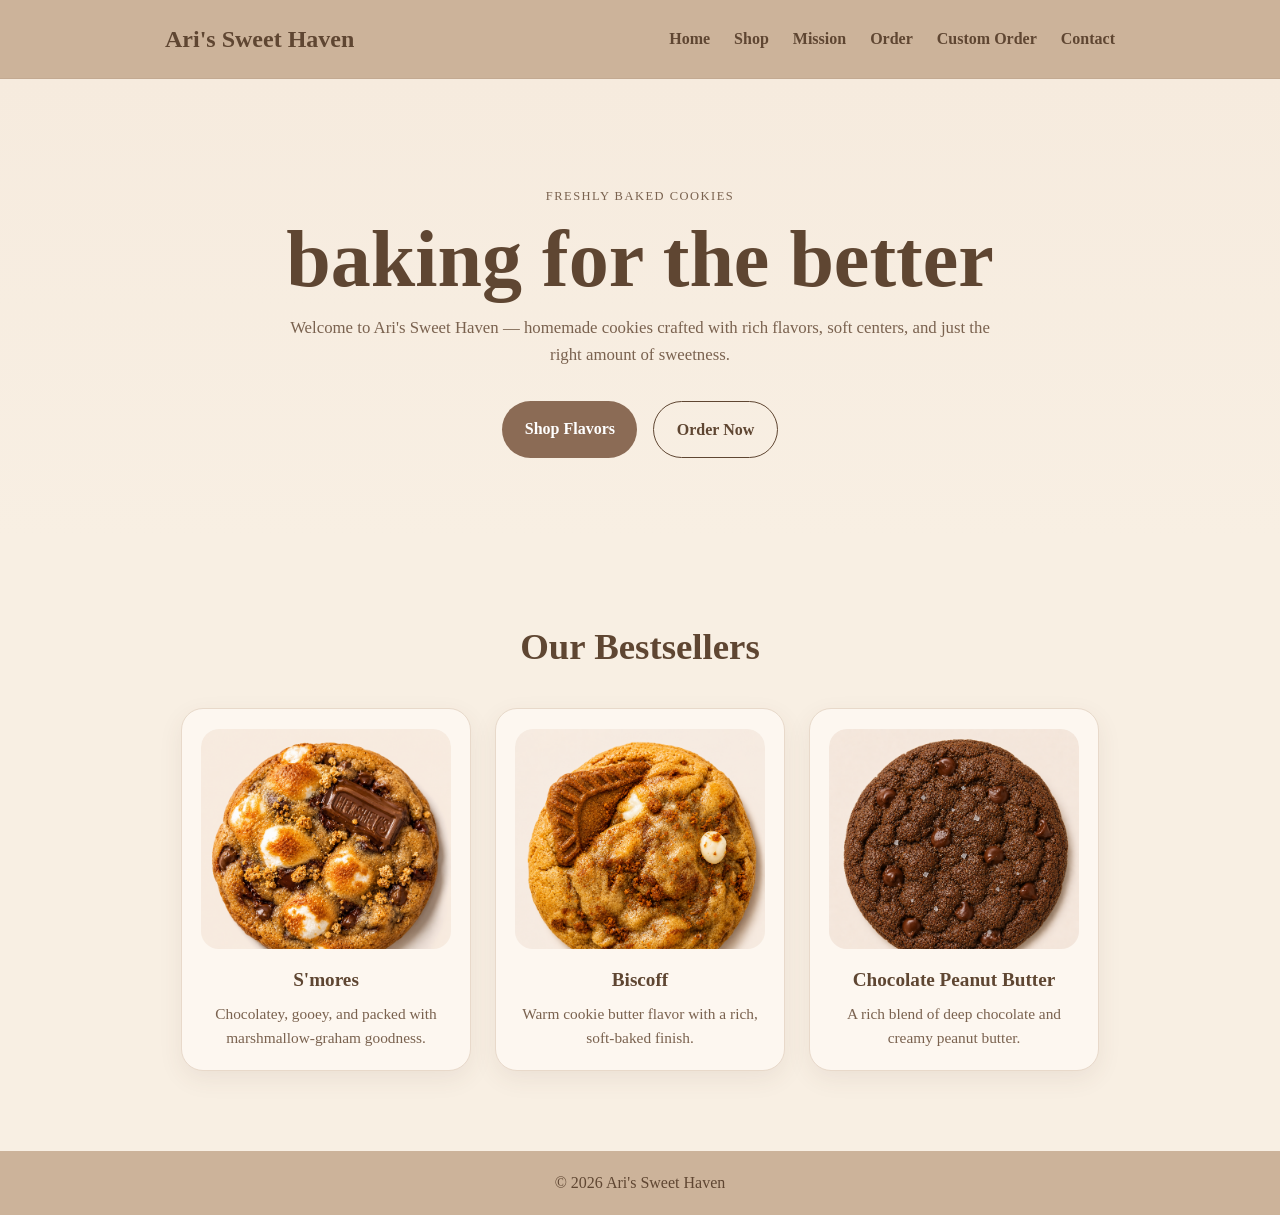
<file: index.html>
<!DOCTYPE html>
<html lang="en">
<head>
  <meta charset="UTF-8" />
  <meta name="viewport" content="width=device-width, initial-scale=1.0"/>
  <link rel="icon" type="image/png" href="apple-touch-icon.png" />
  <title>Ari's Sweet Haven</title>
  <link rel="stylesheet" href="styles.css" />
</head>
<body>

<header class="site-header">
  <div class="container nav">
    <a href="index.html" class="logo">Ari's Sweet Haven</a>

    <nav>
      <ul class="nav-links">
        <li><a href="index.html">Home</a></li>
        <li><a href="shop.html">Shop</a></li>
        <li><a href="mission.html">Mission</a></li>
        <li><a href="order.html">Order</a></li>
        <li><a href="custom-order.html">Custom Order</a></li>
        <li><a href="contact.html">Contact</a></li>
      </ul>
    </nav>
  </div>
</header>

<main>
  <section class="hero">
    <div class="container hero-content">
      <p class="eyebrow">Freshly baked cookies</p>
      <h1>baking for the better</h1>

      <p class="hero-text">
        Welcome to Ari's Sweet Haven — homemade cookies crafted with rich flavors,
        soft centers, and just the right amount of sweetness.
      </p>

      <div class="hero-buttons">
        <a href="shop.html" class="btn">Shop Flavors</a>
        <a href="order.html" class="btn btn-outline">Order Now</a>
      </div>
    </div>
  </section>

  <section class="favorites">
    <div class="container">
      <h2>Our Bestsellers</h2>

      <div class="card-grid">
        <article class="cookie-card">
          <div class="cookie-image">
            <img src="images/smores.png" alt="S'mores cookie" />
          </div>
          <h3>S'mores</h3>
          <p>Chocolatey, gooey, and packed with marshmallow-graham goodness.</p>
        </article>

        <article class="cookie-card">
          <div class="cookie-image">
            <img src="images/biscoff.png" alt="Biscoff cookie" />
          </div>
          <h3>Biscoff</h3>
          <p>Warm cookie butter flavor with a rich, soft-baked finish.</p>
        </article>

        <article class="cookie-card">
          <div class="cookie-image">
            <img src="images/chocolate-peanut-butter.png" alt="Chocolate Peanut Butter cookie" />
          </div>
          <h3>Chocolate Peanut Butter</h3>
          <p>A rich blend of deep chocolate and creamy peanut butter.</p>
        </article>
      </div>
    </div>
  </section>
</main>

<footer class="site-footer">
  <div class="container footer-content">
    <p>© 2026 Ari's Sweet Haven</p>
  </div>
</footer>

</body>
</html>
</file>
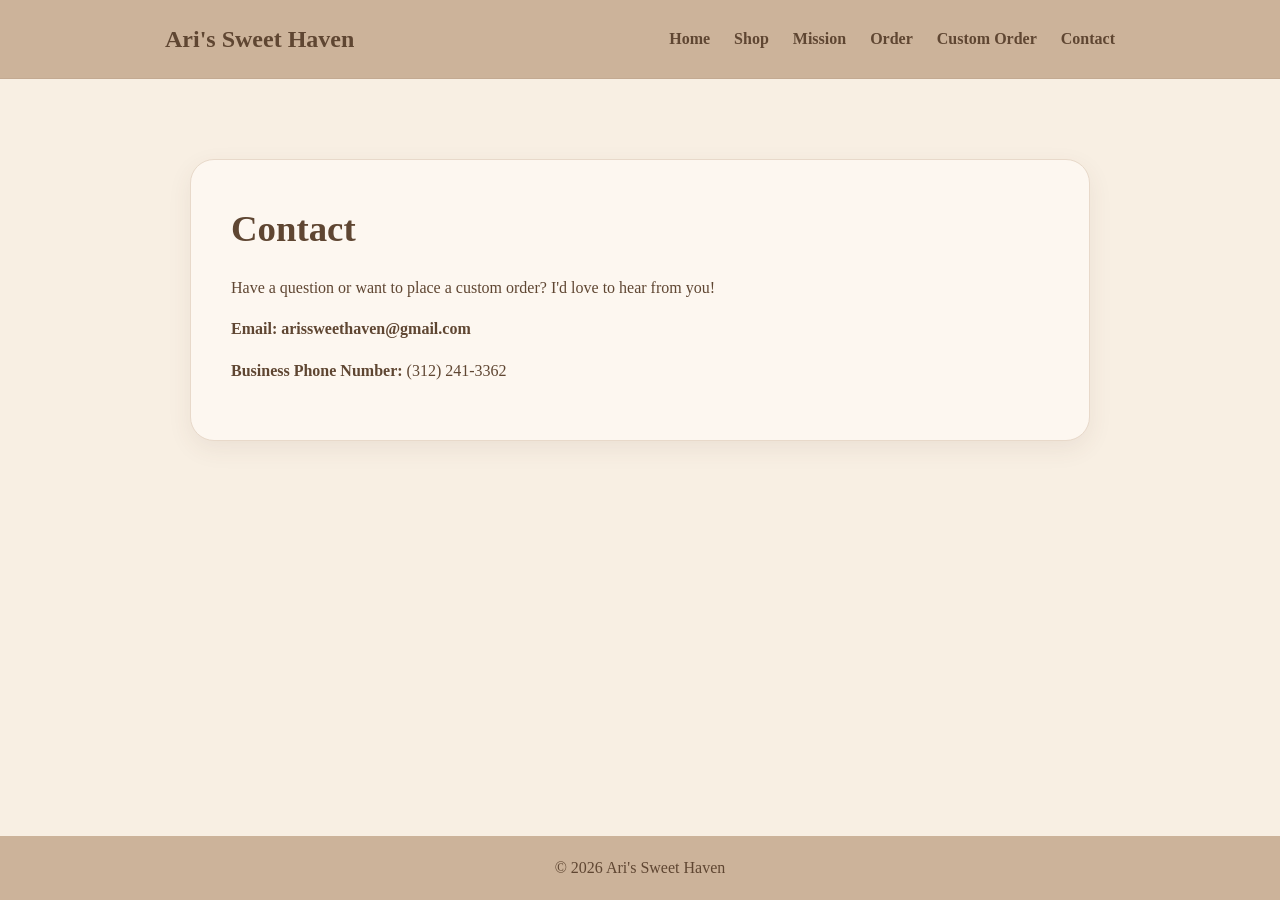
<file: contact.html>
<!DOCTYPE html>
<html lang="en">
<head>
  <meta charset="UTF-8" />
  <meta name="viewport" content="width=device-width, initial-scale=1.0"/>
  <link rel="icon" type="image/png" href="apple-touch-icon.png" />
  <title>Contact | Ari's Sweet Haven</title>
  <link rel="stylesheet" href="./styles.css?v=10" />
</head>
<body class="short-page">

<header class="site-header">
  <div class="container nav">
    <a href="index.html" class="logo">Ari's Sweet Haven</a>

    <nav>
      <ul class="nav-links">
        <li><a href="index.html">Home</a></li>
        <li><a href="shop.html">Shop</a></li>
        <li><a href="mission.html">Mission</a></li>
        <li><a href="order.html">Order</a></li>
        <li><a href="custom-order.html">Custom Order</a></li>
        <li><a href="contact.html">Contact</a></li>
      </ul>
    </nav>
  </div>
</header>

<main>
  <section class="contact">
    <div class="container">
      <div class="contact-box">
        <h2>Contact</h2>

        <p>
          Have a question or want to place a custom order? I'd love to hear from you!
        </p>

        <p>
          <strong>Email:</strong>
          <a href="mailto:arissweethaven@gmail.com">arissweethaven@gmail.com</a>
        </p>

        <p>
          <strong>Business Phone Number:</strong>
          <a href="tel:3122413362">(312) 241-3362</a>
        </p>

      </div>
    </div>
  </section>
</main>

<footer class="site-footer">
  <div class="container footer-content">
    <p>© 2026 Ari's Sweet Haven</p>
  </div>
</footer>

</body>
</html>
</file>
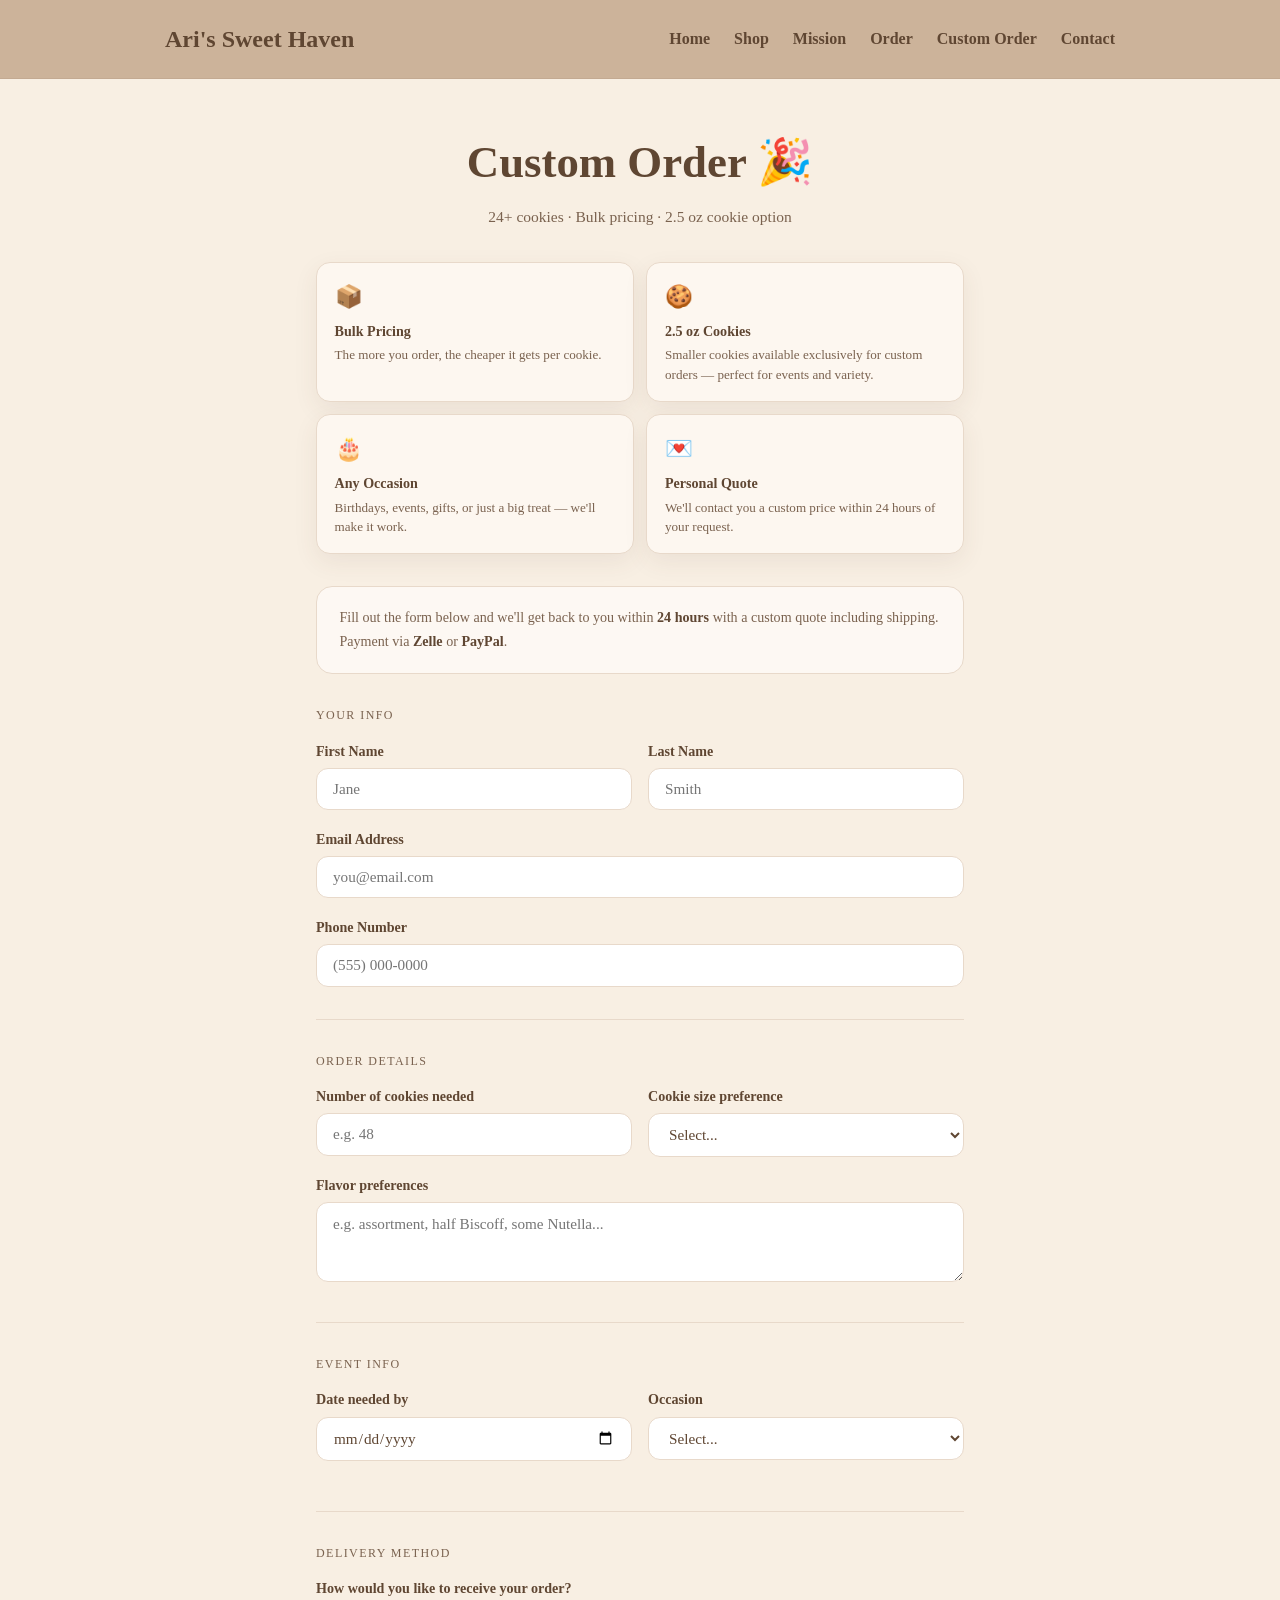
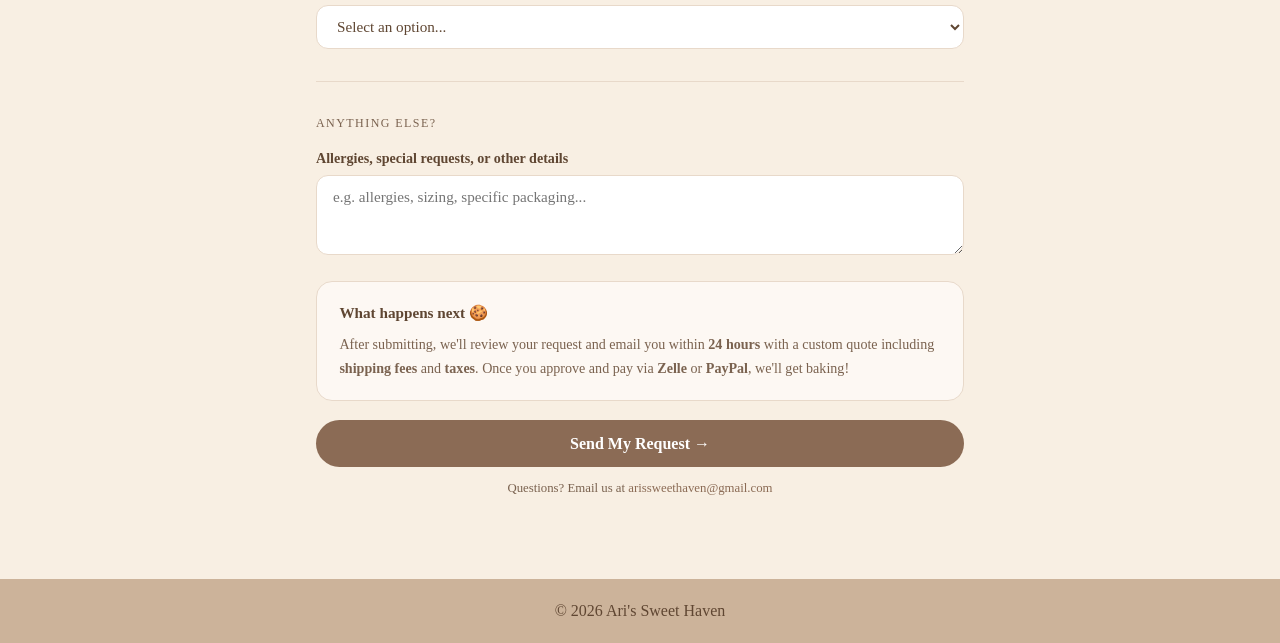
<file: custom-order.html>
<!DOCTYPE html>
<html lang="en">
<head>
  <meta charset="UTF-8" />
  <meta name="viewport" content="width=device-width, initial-scale=1.0"/>
  <link rel="icon" type="image/png" href="apple-touch-icon.png" />
  <title>Custom Order | Ari's Sweet Haven</title>
  <link rel="stylesheet" href="./styles.css?v=10" />
  <style>
    .order-wrap {
      max-width: 680px;
      margin: 3rem auto 5rem;
      padding: 0 1rem;
    }
    .order-wrap h1 {
      text-align: center;
      font-size: clamp(2rem, 5vw, 2.8rem);
      margin-bottom: .4rem;
    }
    .order-intro {
      text-align: center;
      color: var(--text-soft);
      margin-bottom: 2rem;
      font-size: .97rem;
    }
    .form-section-label {
      text-transform: uppercase;
      letter-spacing: .12em;
      font-size: .75rem;
      color: var(--text-soft);
      font-family: Georgia, serif;
      margin: 0 0 .9rem;
    }
    .form-divider {
      border: none;
      border-top: 1px solid var(--border);
      margin: 2rem 0;
    }
    .form-group { margin-bottom: 1.1rem; }
    .form-group label {
      display: block;
      font-size: .88rem;
      font-weight: 700;
      margin-bottom: .35rem;
      color: var(--text);
    }
    .form-group input,
    .form-group select,
    .form-group textarea {
      width: 100%;
      padding: .7rem 1rem;
      border: 1px solid var(--border);
      border-radius: 12px;
      font-size: .95rem;
      font-family: Georgia, "Times New Roman", serif;
      background: var(--white);
      color: var(--text);
      transition: border-color .15s;
    }
    .form-group input:focus,
    .form-group select:focus,
    .form-group textarea:focus {
      outline: none;
      border-color: var(--button);
    }
    .form-group textarea { resize: vertical; min-height: 80px; }
    .form-row {
      display: grid;
      grid-template-columns: 1fr 1fr;
      gap: 1rem;
    }
    @media (max-width: 520px) { .form-row { grid-template-columns: 1fr; } }
    .info-box {
      background: #fdf8f3;
      border: 1px solid var(--border);
      border-radius: 16px;
      padding: 1.2rem 1.4rem;
      margin-bottom: 2rem;
    }
    .info-box p { margin: 0; font-size: .88rem; color: var(--text-soft); line-height: 1.7; }
    .info-box strong { color: var(--text); }
    .perks-grid {
      display: grid;
      grid-template-columns: 1fr 1fr;
      gap: .8rem;
      margin-bottom: 2rem;
    }
    @media (max-width: 520px) { .perks-grid { grid-template-columns: 1fr; } }
    .perk-card {
      background: var(--bg-soft);
      border: 1px solid var(--border);
      border-radius: 14px;
      padding: 1rem 1.1rem;
      box-shadow: var(--shadow);
    }
    .perk-card .perk-emoji { font-size: 1.4rem; margin-bottom: .3rem; }
    .perk-card .perk-title { font-size: .88rem; font-weight: 700; color: var(--text); }
    .perk-card .perk-desc { font-size: .82rem; color: var(--text-soft); margin-top: .2rem; line-height: 1.5; }
    .submit-btn {
      display: block;
      width: 100%;
      padding: .9rem 1.4rem;
      background: var(--button);
      color: var(--white);
      border: none;
      border-radius: 999px;
      font-size: 1rem;
      font-weight: 700;
      font-family: Georgia, serif;
      cursor: pointer;
      transition: background .2s;
    }
    .submit-btn:hover { background: var(--button-hover); }
    .form-note {
      font-size: .8rem;
      color: var(--text-soft);
      text-align: center;
      margin-top: .7rem;
    }
  </style>
</head>
<body class="short-page">
 
<header class="site-header">
  <div class="container nav">
    <a href="index.html" class="logo">Ari's Sweet Haven</a>
    <nav>
      <ul class="nav-links">
        <li><a href="index.html">Home</a></li>
        <li><a href="shop.html">Shop</a></li>
        <li><a href="mission.html">Mission</a></li>
        <li><a href="order.html">Order</a></li>
        <li><a href="custom-order.html">Custom Order</a></li>
        <li><a href="contact.html">Contact</a></li>
      </ul>
    </nav>
  </div>
</header>
 
<main>
  <div class="order-wrap">
    <h1>Custom Order 🎉</h1>
    <p class="order-intro">24+ cookies · Bulk pricing · 2.5 oz cookie option</p>
 
    <!-- Perks -->
    <div class="perks-grid">
      <div class="perk-card">
        <div class="perk-emoji">📦</div>
        <div class="perk-title">Bulk Pricing</div>
        <div class="perk-desc">The more you order, the cheaper it gets per cookie.</div>
      </div>
      <div class="perk-card">
        <div class="perk-emoji">🍪</div>
        <div class="perk-title">2.5 oz Cookies</div>
        <div class="perk-desc">Smaller cookies available exclusively for custom orders — perfect for events and variety.</div>
      </div>
      <div class="perk-card">
        <div class="perk-emoji">🎂</div>
        <div class="perk-title">Any Occasion</div>
        <div class="perk-desc">Birthdays, events, gifts, or just a big treat — we'll make it work.</div>
      </div>
      <div class="perk-card">
        <div class="perk-emoji">💌</div>
        <div class="perk-title">Personal Quote</div>
        <div class="perk-desc">We'll contact you a custom price within 24 hours of your request.</div>
      </div>
    </div>
 
    <div class="info-box">
      <p>Fill out the form below and we'll get back to you within <strong>24 hours</strong> with a custom quote including shipping. Payment via <strong>Zelle</strong> or <strong>PayPal</strong>.</p>
    </div>
 
    <form name="custom-order" method="POST" action="/success.html" data-netlify="true" netlify-honeypot="bot-field" id="customForm">
      <input type="hidden" name="form-name" value="custom-order" />
      <p style="display:none;"><label>Don't fill this out: <input name="bot-field" /></label></p>
 
      <!-- Contact Info -->
      <p class="form-section-label">Your Info</p>
      <div class="form-row">
        <div class="form-group">
          <label for="first-name">First Name</label>
          <input type="text" id="first-name" name="first-name" placeholder="Jane" required />
        </div>
        <div class="form-group">
          <label for="last-name">Last Name</label>
          <input type="text" id="last-name" name="last-name" placeholder="Smith" required />
        </div>
      </div>
      <div class="form-group">
        <label for="email">Email Address</label>
        <input type="email" id="email" name="email" placeholder="you@email.com" required />
      </div>
      <div class="form-group">
        <label for="phone">Phone Number <span style="font-weight:400; color:var(--text-soft);"></span></label>
        <input type="tel" id="phone" name="phone" placeholder="(555) 000-0000" />
      </div>
 
      <hr class="form-divider" />
 
      <!-- Order Details -->
      <p class="form-section-label">Order Details</p>
      <div class="form-row">
        <div class="form-group">
          <label for="cookie-count">Number of cookies needed</label>
          <input type="number" id="cookie-count" name="cookie-count" placeholder="e.g. 48" min="24" required />
        </div>
        <div class="form-group">
          <label for="cookie-size">Cookie size preference</label>
          <select id="cookie-size" name="cookie-size" required>
            <option value="">Select...</option>
            <option value="Regular (standard size)">Large (standard size)</option>
            <option value="Small (2.5 oz)">Regular (2.5 oz)</option>
          </select>
        </div>
      </div>
      <div class="form-group">
        <label for="flavors">Flavor preferences</label>
        <textarea id="flavors" name="flavors" placeholder="e.g. assortment, half Biscoff, some Nutella..."></textarea>
      </div>
 
      <hr class="form-divider" />
 
      <!-- Event Info -->
      <p class="form-section-label">Event Info</p>
      <div class="form-row">
        <div class="form-group">
          <label for="event-date">Date needed by</label>
          <input type="date" id="event-date" name="event-date" required />
        </div>
        <div class="form-group">
          <label for="occasion">Occasion <span style="font-weight:400; color:var(--text-soft);"></span></label>
          <select id="occasion" name="occasion">
            <option value="">Select...</option>
            <option value="Birthday">Birthday</option>
            <option value="Wedding">Wedding</option>
            <option value="Corporate event">Corporate event</option>
            <option value="Holiday">Holiday</option>
            <option value="Gift">Gift</option>
            <option value="Just because">Just because</option>
            <option value="Other">Other</option>
          </select>
        </div>
      </div>
 
      <hr class="form-divider" />
 
      <!-- Delivery -->
      <p class="form-section-label">Delivery Method</p>
      <div class="form-group">
        <label for="delivery-method">How would you like to receive your order?</label>
        <select id="delivery-method" name="delivery-method" required>
          <option value="">Select an option...</option>
          <option value="Local Delivery">Local Delivery</option>
          <option value="Shipping">Shipping</option>
        </select>
      </div>
      <div class="form-group" id="address-group" style="display:none;">
        <label for="address">Delivery / Shipping Address</label>
        <input type="text" id="address" name="address" placeholder="123 Main St, City, State, ZIP" />
      </div>
 
      <hr class="form-divider" />
 
      <!-- Extra Notes -->
      <p class="form-section-label">Anything else?</p>
      <div class="form-group">
        <label for="notes">Allergies, special requests, or other details</label>
        <textarea id="notes" name="notes" placeholder="e.g. allergies, sizing, specific packaging..."></textarea>
      </div>
 
      <div style="background:#fdf8f3; border:1px solid var(--border); border-radius:16px; padding:1.2rem 1.4rem; margin-bottom:1.2rem;">
        <p style="margin:0 0 .5rem; font-weight:700; font-size:.95rem; color:var(--text);">What happens next 🍪</p>
        <p style="margin:0; font-size:.88rem; color:var(--text-soft); line-height:1.7;">
          After submitting, we'll review your request and email you within <strong>24 hours</strong> with a custom quote including <strong>shipping fees</strong> and <strong>taxes</strong>. Once you approve and pay via <strong>Zelle</strong> or <strong>PayPal</strong>, we'll get baking!
        </p>
      </div>
 
      <button type="submit" class="submit-btn">Send My Request →</button>
      <p class="form-note">Questions? Email us at <a href="mailto:arissweethaven@gmail.com" style="color:var(--button);">arissweethaven@gmail.com</a></p>
    </form>
  </div>
</main>
 
<footer class="site-footer">
  <div class="container footer-content">
    <p>© 2026 Ari's Sweet Haven</p>
  </div>
</footer>
 
<script>
  document.getElementById('delivery-method').addEventListener('change', function() {
    const grp = document.getElementById('address-group');
    const inp = document.getElementById('address');
    if (this.value) { grp.style.display = 'block'; inp.required = true; }
    else { grp.style.display = 'none'; inp.required = false; }
  });
</script>
</body>
</html>
</file>
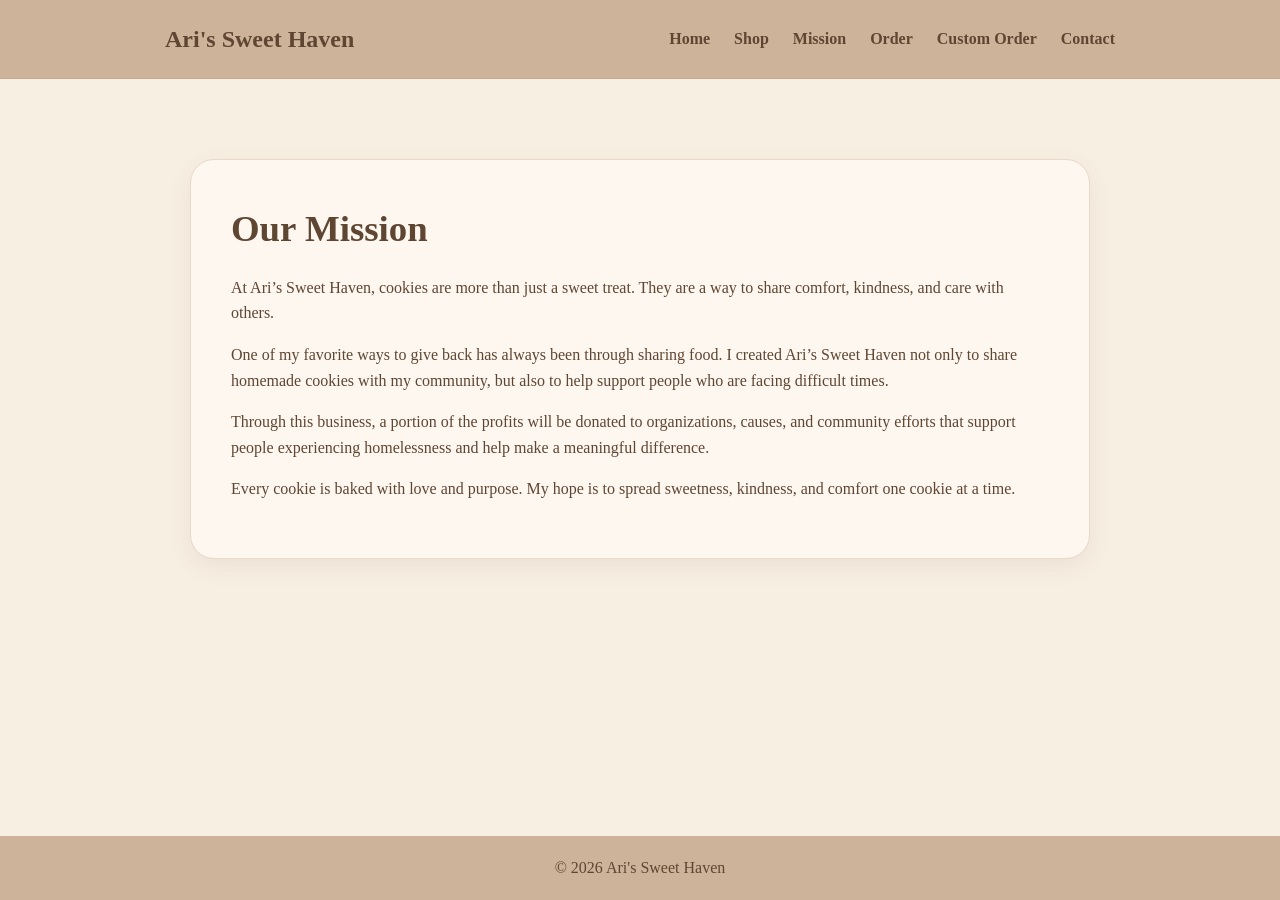
<file: mission.html>
<!DOCTYPE html>

<html lang="en">
<head>
  <meta charset="UTF-8" />
  <meta name="viewport" content="width=device-width, initial-scale=1.0"/>
 <link rel="icon" type="image/png" href="apple-touch-icon.png" />
  <title>Mission | Ari's Sweet Haven</title>
  <link rel="stylesheet" href="./styles.css?v=10" />
</head>
<body>

<header class="site-header">
  <div class="container nav">
    <a href="index.html" class="logo">Ari's Sweet Haven</a>

<nav>
  <ul class="nav-links">
    <li><a href="index.html">Home</a></li>
    <li><a href="shop.html">Shop</a></li>
    <li><a href="mission.html">Mission</a></li>
    <li><a href="order.html">Order</a></li>
    <li><a href="custom-order.html">Custom Order</a></li>
    <li><a href="contact.html">Contact</a></li>
  </ul>
</nav>

  </div>
</header>

<main>
  <section class="about">
    <div class="container about-box">
      <div>
        <h2>Our Mission</h2>

    <p>
      At Ari’s Sweet Haven, cookies are more than just a sweet treat.
      They are a way to share comfort, kindness, and care with others.
    </p>

    <p>
      One of my favorite ways to give back has always been through sharing food.
      I created Ari’s Sweet Haven not only to share homemade cookies with my
      community, but also to help support people who are facing difficult times.
    </p>

    <p>
      Through this business, a portion of the profits will be donated to
      organizations, causes, and community efforts that support people experiencing
      homelessness and help make a meaningful difference.
    </p>

    <p>
      Every cookie is baked with love and purpose. My hope is to spread
      sweetness, kindness, and comfort one cookie at a time.
    </p>
  </div>
</div>

  </section>
</main>

<footer class="site-footer">
  <div class="container footer-content">
    <p>© 2026 Ari's Sweet Haven</p>
  </div>
</footer>

<body class="short-page">
</html>
</file>
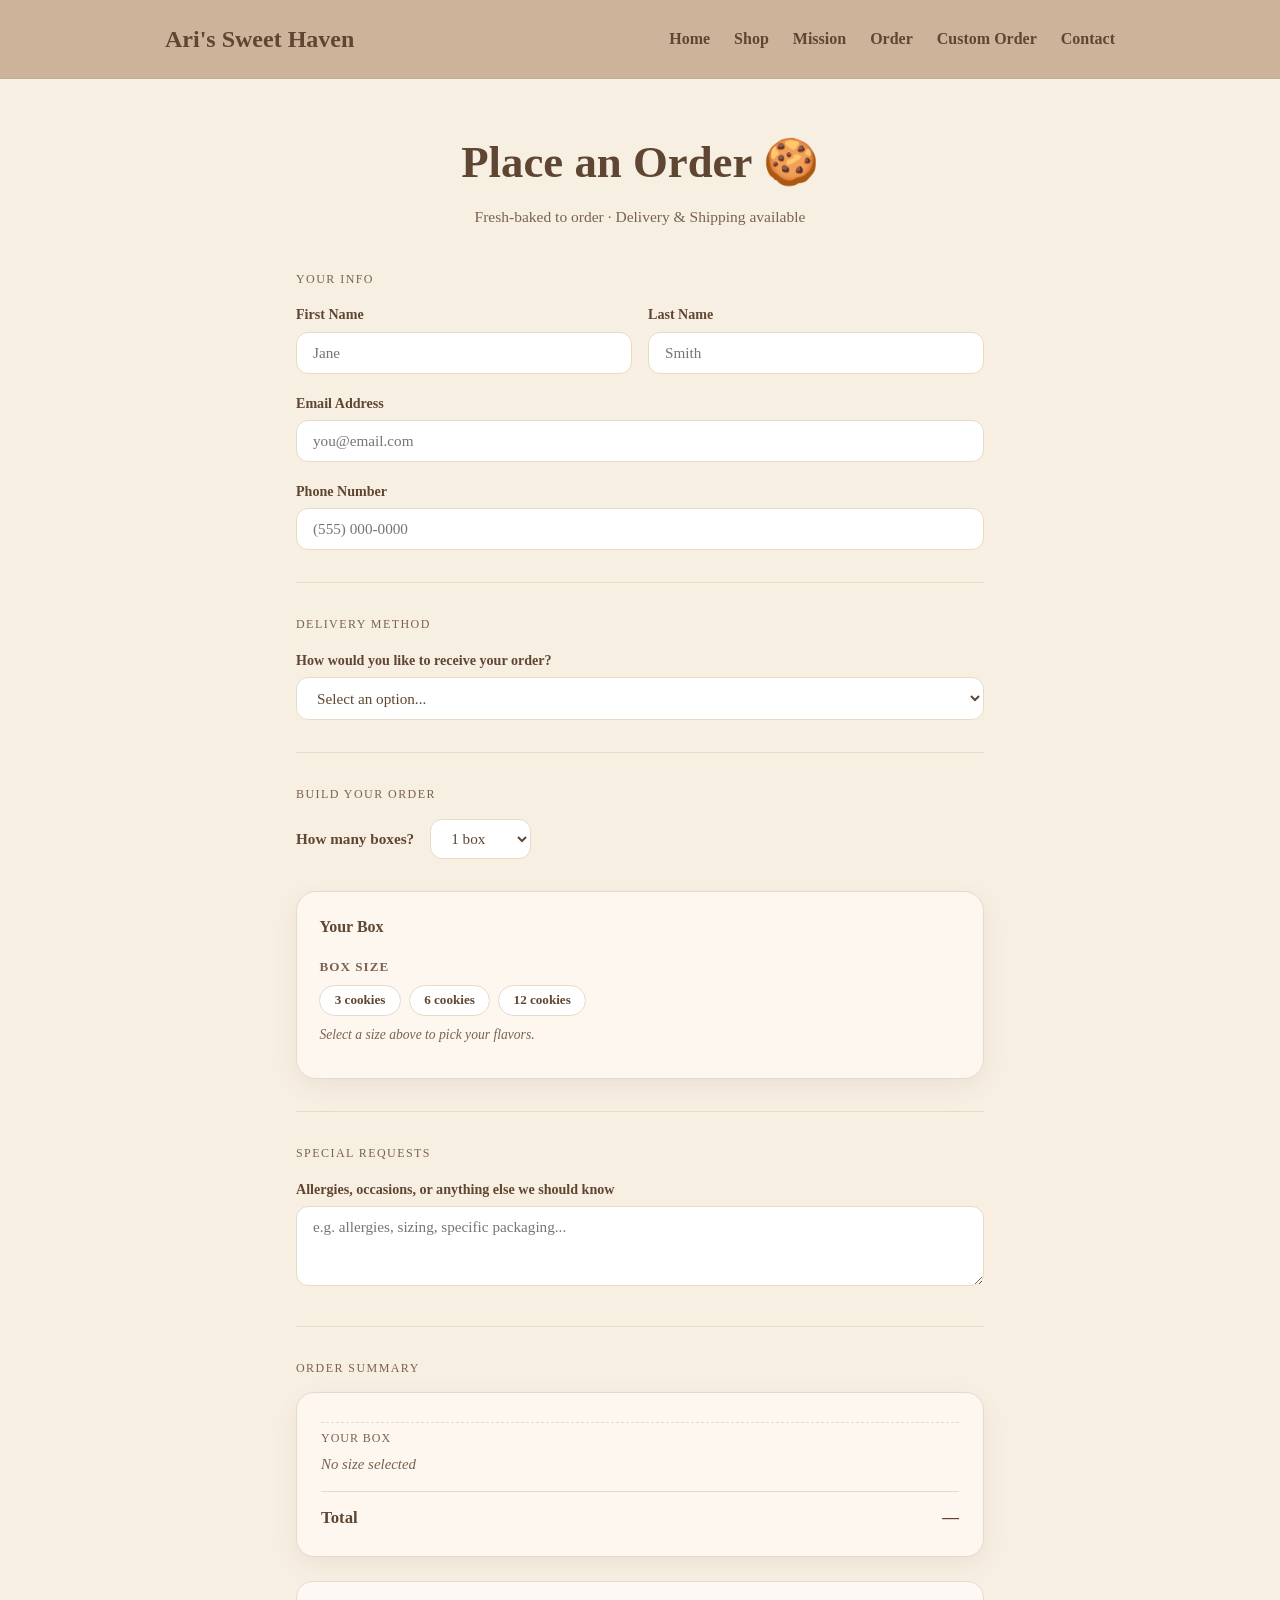
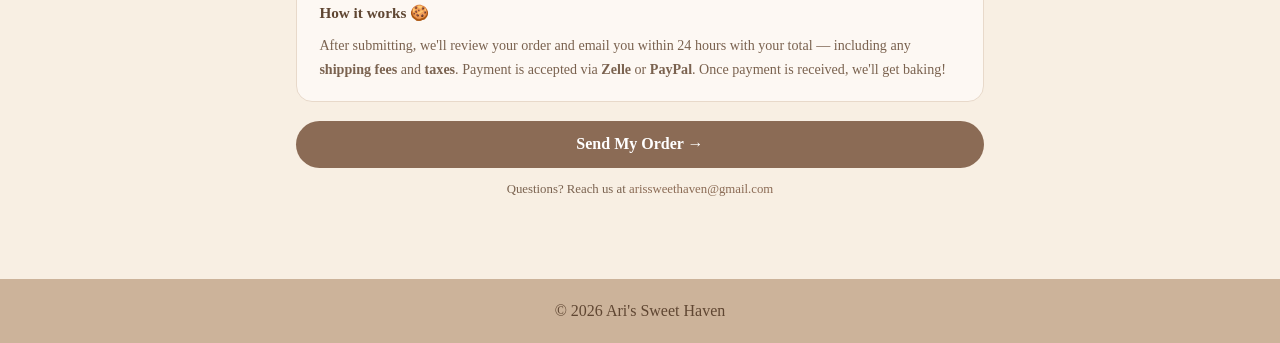
<file: order.html>
<!DOCTYPE html>
<html lang="en">
<head>
  <meta charset="UTF-8" />
  <meta name="viewport" content="width=device-width, initial-scale=1.0"/>
  <link rel="icon" type="image/png" href="apple-touch-icon.png" />
  <title>Order | Ari's Sweet Haven</title>
  <link rel="stylesheet" href="./styles.css?v=10" />
  <style>
    .order-wrap {
      max-width: 720px;
      margin: 3rem auto 5rem;
      padding: 0 1rem;
    }
    .order-wrap h1 {
      text-align: center;
      font-size: clamp(2rem, 5vw, 2.8rem);
      margin-bottom: .4rem;
    }
    .order-intro {
      text-align: center;
      color: var(--text-soft);
      margin-bottom: 2.5rem;
      font-size: .97rem;
    }
    .form-section-label {
      text-transform: uppercase;
      letter-spacing: .12em;
      font-size: .75rem;
      color: var(--text-soft);
      font-family: Georgia, serif;
      margin: 0 0 .9rem;
    }
    .form-divider {
      border: none;
      border-top: 1px solid var(--border);
      margin: 2rem 0;
    }
    .form-group { margin-bottom: 1.1rem; }
    .form-group label {
      display: block;
      font-size: .88rem;
      font-weight: 700;
      margin-bottom: .35rem;
      color: var(--text);
    }
    .form-group input,
    .form-group select,
    .form-group textarea {
      width: 100%;
      padding: .7rem 1rem;
      border: 1px solid var(--border);
      border-radius: 12px;
      font-size: .95rem;
      font-family: Georgia, "Times New Roman", serif;
      background: var(--white);
      color: var(--text);
      transition: border-color .15s;
    }
    .form-group input:focus,
    .form-group select:focus,
    .form-group textarea:focus {
      outline: none;
      border-color: var(--button);
    }
    .form-group textarea { resize: vertical; min-height: 80px; }
    .form-row {
      display: grid;
      grid-template-columns: 1fr 1fr;
      gap: 1rem;
    }
    @media (max-width: 520px) { .form-row { grid-template-columns: 1fr; } }

    /* Box count selector */
    .box-count-row {
      display: flex;
      align-items: center;
      gap: 1rem;
      margin-bottom: 2rem;
    }
    .box-count-row label {
      font-weight: 700;
      font-size: .95rem;
      white-space: nowrap;
    }
    .box-count-row select {
      width: auto;
      padding: .6rem 1rem;
      border: 1px solid var(--border);
      border-radius: 12px;
      font-size: .95rem;
      font-family: Georgia, serif;
      background: var(--white);
      color: var(--text);
    }

    /* Individual box card */
    .box-card {
      background: var(--bg-soft);
      border: 1.5px solid var(--border);
      border-radius: 20px;
      padding: 1.4rem 1.4rem 1.2rem;
      margin-bottom: 1.2rem;
      box-shadow: var(--shadow);
    }
    .box-card-header {
      display: flex;
      align-items: center;
      justify-content: space-between;
      margin-bottom: 1rem;
    }
    .box-card-title {
      font-size: 1rem;
      font-weight: 700;
      color: var(--text);
    }
    .box-size-pills {
      display: flex;
      gap: .5rem;
    }
    .size-pill {
      padding: .4rem .9rem;
      border: 1.5px solid var(--border);
      border-radius: 999px;
      font-size: .82rem;
      font-weight: 700;
      cursor: pointer;
      background: var(--white);
      color: var(--text);
      transition: all .15s;
      font-family: Georgia, serif;
    }
    .size-pill:hover { border-color: var(--button); }
    .size-pill.active {
      background: var(--button);
      border-color: var(--button);
      color: var(--white);
    }

    /* Flavor grid inside each box */
    .flavor-grid {
      display: grid;
      grid-template-columns: repeat(auto-fill, minmax(120px, 1fr));
      gap: .6rem;
      margin-top: .8rem;
    }
    .flavor-card {
      background: var(--white);
      border: 1.5px solid var(--border);
      border-radius: 14px;
      padding: .7rem .8rem;
      cursor: pointer;
      transition: border-color .15s, background .15s;
      user-select: none;
    }
    .flavor-card:hover { border-color: var(--button); }
    .flavor-card.selected {
      border-color: var(--button);
      background: #f5ede3;
    }
    .flavor-card .f-emoji { font-size: 1.3rem; margin-bottom: .2rem; }
    .flavor-card .f-name { font-size: .78rem; font-weight: 700; color: var(--text); }
    .flavor-card .qty-row {
      display: flex;
      align-items: center;
      gap: .4rem;
      margin-top: .5rem;
    }
    .qty-btn {
      width: 22px; height: 22px;
      border: 1px solid var(--border);
      border-radius: 6px;
      background: var(--bg-soft);
      color: var(--text);
      font-size: .9rem;
      cursor: pointer;
      display: flex;
      align-items: center;
      justify-content: center;
      transition: background .12s;
      font-family: Georgia, serif;
    }
    .qty-btn:hover { background: var(--border); }
    .qty-num { font-size: .82rem; font-weight: 700; min-width: 14px; text-align: center; }

    /* Progress bar */
    .progress-wrap { margin-top: .8rem; }
    .progress-bg {
      background: var(--border);
      border-radius: 99px;
      height: 7px;
      overflow: hidden;
    }
    .progress-fill {
      background: var(--button);
      height: 7px;
      border-radius: 99px;
      transition: width .2s;
    }
    .progress-text {
      font-size: .78rem;
      color: var(--text-soft);
      margin-top: .35rem;
    }
    .progress-text.done { color: #5a8a3a; font-weight: 700; }

    .box-price-tag {
      font-size: .85rem;
      font-weight: 700;
      color: var(--button);
    }

    /* Summary */
    .summary-box {
      background: var(--bg-soft);
      border: 1px solid var(--border);
      border-radius: 18px;
      padding: 1.2rem 1.5rem;
      box-shadow: var(--shadow);
      margin-bottom: 1.5rem;
      font-size: .93rem;
    }
    .s-row {
      display: flex;
      justify-content: space-between;
      padding: .3rem 0;
      color: var(--text-soft);
    }
    .s-row.total {
      font-weight: 700;
      font-size: 1.05rem;
      color: var(--text);
      border-top: 1px solid var(--border);
      margin-top: .6rem;
      padding-top: .8rem;
    }
    .s-section-head {
      font-size: .75rem;
      text-transform: uppercase;
      letter-spacing: .08em;
      color: var(--text-soft);
      margin-top: .6rem;
      padding-top: .4rem;
      border-top: 1px dashed var(--border);
    }

    /* Submit */
    .submit-btn {
      display: block;
      width: 100%;
      padding: .9rem 1.4rem;
      background: var(--button);
      color: var(--white);
      border: none;
      border-radius: 999px;
      font-size: 1rem;
      font-weight: 700;
      font-family: Georgia, serif;
      cursor: pointer;
      transition: background .2s;
    }
    .submit-btn:hover { background: var(--button-hover); }
    .submit-btn:disabled { background: var(--border); color: var(--text-soft); cursor: not-allowed; }
    .form-note {
      font-size: .8rem;
      color: var(--text-soft);
      text-align: center;
      margin-top: .7rem;
    }
    .err {
      font-size: .82rem;
      color: #c0392b;
      margin-top: .4rem;
      display: none;
    }
    .no-size-msg {
      font-size: .85rem;
      color: var(--text-soft);
      font-style: italic;
      margin-top: .5rem;
    }
  </style>
</head>
<body class="short-page">

<header class="site-header">
  <div class="container nav">
    <a href="index.html" class="logo">Ari's Sweet Haven</a>
    <nav>
      <ul class="nav-links">
        <li><a href="index.html">Home</a></li>
        <li><a href="shop.html">Shop</a></li>
        <li><a href="mission.html">Mission</a></li>
        <li><a href="order.html">Order</a></li>
        <li><a href="custom-order.html">Custom Order</a></li>
        <li><a href="contact.html">Contact</a></li>
      </ul>
    </nav>
  </div>
</header>

<main>
  <div class="order-wrap">
    <h1>Place an Order 🍪</h1>
    <p class="order-intro">Fresh-baked to order · Delivery &amp; Shipping available</p>

    <form name="cookie-order" method="POST" action="/success.html" data-netlify="true" netlify-honeypot="bot-field" id="orderForm">
      <input type="hidden" name="form-name" value="cookie-order" />
      <input type="hidden" name="order-summary" id="h-summary" />
      <input type="hidden" name="order-total"   id="h-total" />
      <p style="display:none;"><label>Don't fill this out: <input name="bot-field" /></label></p>

      <!-- Your Info -->
      <p class="form-section-label">Your Info</p>
      <div class="form-row">
        <div class="form-group">
          <label for="first-name">First Name</label>
          <input type="text" id="first-name" name="first-name" placeholder="Jane" required />
        </div>
        <div class="form-group">
          <label for="last-name">Last Name</label>
          <input type="text" id="last-name" name="last-name" placeholder="Smith" required />
        </div>
      </div>
      <div class="form-group">
        <label for="email">Email Address</label>
        <input type="email" id="email" name="email" placeholder="you@email.com" required />
      </div>
      <div class="form-group">
        <label for="phone">Phone Number <span style="font-weight:400; color:var(--text-soft);"></span></label>
        <input type="tel" id="phone" name="phone" placeholder="(555) 000-0000" />
      </div>

      <hr class="form-divider" />

      <!-- Delivery -->
      <p class="form-section-label">Delivery Method</p>
      <div class="form-group">
        <label for="delivery-method">How would you like to receive your order?</label>
        <select id="delivery-method" name="delivery-method" required>
          <option value="">Select an option...</option>
          <option value="Local Delivery">Local Delivery</option>
          <option value="Shipping">Shipping</option>
        </select>
      </div>
      <div class="form-group" id="address-group" style="display:none;">
        <label for="address">Delivery / Shipping Address</label>
        <input type="text" id="address" name="address" placeholder="123 Main St, City, State, ZIP" />
      </div>

      <hr class="form-divider" />

      <!-- Box Builder -->
      <p class="form-section-label">Build Your Order</p>
      <div class="box-count-row">
        <label for="num-boxes">How many boxes?</label>
        <select id="num-boxes" onchange="setNumBoxes(this.value)">
          <option value="1">1 box</option>
          <option value="2">2 boxes</option>
          <option value="3">3 boxes</option>
          <option value="4">4 boxes</option>
          <option value="5">5 boxes</option>
        </select>
      </div>

      <div id="boxes-container"></div>
      <p class="err" id="boxes-err">Please complete all boxes before submitting.</p>

      <hr class="form-divider" />

      <!-- Notes -->
      <p class="form-section-label">Special Requests</p>
      <div class="form-group">
        <label for="notes">Allergies, occasions, or anything else we should know</label>
        <textarea id="notes" name="notes" placeholder="e.g. allergies, sizing, specific packaging..."></textarea>
      </div>

      <hr class="form-divider" />

      <!-- Summary -->
      <p class="form-section-label">Order Summary</p>
      <div class="summary-box">
        <div id="summary-lines"><p style="color:var(--text-soft);font-size:.88rem;margin:0;">Fill in your boxes above to see your summary.</p></div>
        <div class="s-row total">
          <span>Total</span>
          <span id="summary-total">—</span>
        </div>
      </div>

      <div style="background:#fdf8f3; border:1px solid var(--border); border-radius:16px; padding:1.2rem 1.4rem; margin-bottom:1.2rem;">
        <p style="margin:0 0 .5rem; font-weight:700; font-size:.95rem; color:var(--text);">How it works 🍪</p>
        <p style="margin:0; font-size:.88rem; color:var(--text-soft); line-height:1.7;">
          After submitting, we'll review your order and email you within 24 hours with your total — including any <strong>shipping fees</strong> and <strong>taxes</strong>. Payment is accepted via <strong>Zelle</strong> or <strong>PayPal</strong>. Once payment is received, we'll get baking!
        </p>
      </div>
      <button type="submit" class="submit-btn">Send My Order →</button>
      <p class="form-note">Questions? Reach us at <a href="mailto:arissweethaven@gmail.com" style="color:var(--button);">arissweethaven@gmail.com</a></p>
    </form>
  </div>
</main>

<footer class="site-footer">
  <div class="container footer-content">
    <p>© 2026 Ari's Sweet Haven</p>
  </div>
</footer>

<script>
  const FLAVORS = [
    { id: 'smores',  name: "S'mores",            emoji: '🔥' },
    { id: 'biscoff', name: 'Biscoff',             emoji: '🍂' },
    { id: 'cnc',     name: 'Cookies & Cream',     emoji: '🖤' },
    { id: 'cpb',     name: 'Choc. PB',            emoji: '🥜' },
    { id: 'nutella', name: 'Nutella',              emoji: '🍫' },
  ];
  const PRICES = { 3: 14.75, 6: 26.75, 12: 51.25 };
  const SIZES  = [3, 6, 12];

  // State: array of box objects
  let boxes = [newBox()];

  function newBox() {
    const qty = {};
    FLAVORS.forEach(f => qty[f.id] = 0);
    return { size: null, qty };
  }

  function setNumBoxes(n) {
    n = parseInt(n);
    while (boxes.length < n) boxes.push(newBox());
    boxes = boxes.slice(0, n);
    renderBoxes();
    updateSummary();
  }

  function renderBoxes() {
    const container = document.getElementById('boxes-container');
    container.innerHTML = '';
    boxes.forEach((box, i) => {
      const card = document.createElement('div');
      card.className = 'box-card';
      card.id = `box-card-${i}`;

      // Header
      const header = document.createElement('div');
      header.className = 'box-card-header';

      const title = document.createElement('div');
      title.className = 'box-card-title';
      title.textContent = boxes.length > 1 ? `Box ${i + 1}` : 'Your Box';

      const priceTag = document.createElement('div');
      priceTag.className = 'box-price-tag';
      priceTag.id = `price-tag-${i}`;
      priceTag.textContent = box.size ? `$${PRICES[box.size].toFixed(2)}` : '';

      header.appendChild(title);
      header.appendChild(priceTag);
      card.appendChild(header);

      // Size pills
      const pillsLabel = document.createElement('div');
      pillsLabel.style.cssText = 'font-size:.82rem;font-weight:700;margin-bottom:.5rem;color:var(--text-soft);text-transform:uppercase;letter-spacing:.08em;';
      pillsLabel.textContent = 'Box size';
      card.appendChild(pillsLabel);

      const pills = document.createElement('div');
      pills.className = 'box-size-pills';
      SIZES.forEach(s => {
        const pill = document.createElement('button');
        pill.type = 'button';
        pill.className = 'size-pill' + (box.size === s ? ' active' : '');
        pill.textContent = `${s} cookies`;
        pill.onclick = () => selectSize(i, s);
        pills.appendChild(pill);
      });
      card.appendChild(pills);

      // Flavor grid (only if size selected)
      if (box.size) {
        const flavorLabel = document.createElement('div');
        flavorLabel.style.cssText = 'font-size:.82rem;font-weight:700;margin:1rem 0 .5rem;color:var(--text-soft);text-transform:uppercase;letter-spacing:.08em;';
        flavorLabel.textContent = 'Pick your flavors';
        card.appendChild(flavorLabel);

        const grid = document.createElement('div');
        grid.className = 'flavor-grid';
        FLAVORS.forEach(f => {
          const q = box.qty[f.id];
          const fc = document.createElement('div');
          fc.className = 'flavor-card' + (q > 0 ? ' selected' : '');
          fc.innerHTML = `
            <div class="f-emoji">${f.emoji}</div>
            <div class="f-name">${f.name}</div>
            <div class="qty-row">
              <button type="button" class="qty-btn" onclick="changeQty(${i},'${f.id}',-1)">−</button>
              <span class="qty-num">${q}</span>
              <button type="button" class="qty-btn" onclick="changeQty(${i},'${f.id}',1)">+</button>
            </div>`;
          grid.appendChild(fc);
        });
        card.appendChild(grid);

        // Progress
        const t = Object.values(box.qty).reduce((a,b)=>a+b,0);
        const pct = Math.min(100, (t / box.size) * 100);
        const pw = document.createElement('div');
        pw.className = 'progress-wrap';
        pw.innerHTML = `
          <div class="progress-bg"><div class="progress-fill" style="width:${pct}%"></div></div>
          <p class="progress-text ${t >= box.size ? 'done' : ''}">
            ${t < box.size ? `${t} of ${box.size} selected — ${box.size - t} more to go` : `Box full! All ${box.size} cookies selected ✓`}
          </p>`;
        card.appendChild(pw);
      } else {
        const msg = document.createElement('p');
        msg.className = 'no-size-msg';
        msg.textContent = 'Select a size above to pick your flavors.';
        card.appendChild(msg);
      }

      container.appendChild(card);
    });
  }

  function selectSize(boxIdx, size) {
    // Reset qty if changing size and current total > new size
    const t = Object.values(boxes[boxIdx].qty).reduce((a,b)=>a+b,0);
    if (t > size) FLAVORS.forEach(f => boxes[boxIdx].qty[f.id] = 0);
    boxes[boxIdx].size = size;
    renderBoxes();
    updateSummary();
  }

  function changeQty(boxIdx, flavorId, delta) {
    const box = boxes[boxIdx];
    if (!box.size) return;
    const t = Object.values(box.qty).reduce((a,b)=>a+b,0);
    if (delta > 0 && t >= box.size) return;
    box.qty[flavorId] = Math.max(0, box.qty[flavorId] + delta);
    renderBoxes();
    updateSummary();
  }

  function updateSummary() {
    const lines = document.getElementById('summary-lines');
    const totalEl = document.getElementById('summary-total');
    let html = '';
    let grandTotal = 0;
    let summaryParts = [];

    boxes.forEach((box, i) => {
      const label = boxes.length > 1 ? `Box ${i+1}` : 'Your Box';
      html += `<div class="s-section-head">${label}${box.size ? ` — ${box.size} cookies` : ''}</div>`;
      if (!box.size) {
        html += `<div class="s-row"><span style="font-style:italic;">No size selected</span></div>`;
        return;
      }
      grandTotal += PRICES[box.size];
      const flavors = FLAVORS.filter(f => box.qty[f.id] > 0);
      if (flavors.length === 0) {
        html += `<div class="s-row"><span style="font-style:italic;">No flavors yet</span><span>$${PRICES[box.size].toFixed(2)}</span></div>`;
      } else {
        flavors.forEach(f => {
          html += `<div class="s-row"><span>${f.emoji} ${f.name}</span><span>× ${box.qty[f.id]}</span></div>`;
        });
        html += `<div class="s-row"><span></span><span style="font-weight:600;">$${PRICES[box.size].toFixed(2)}</span></div>`;
      }
      const flavorStr = flavors.map(f=>`${f.name} x${box.qty[f.id]}`).join(', ') || 'No flavors';
      summaryParts.push(`${label}: ${box.size}-cookie box (${flavorStr}) — $${PRICES[box.size].toFixed(2)}`);
    });

    lines.innerHTML = html || '<p style="color:var(--text-soft);font-size:.88rem;margin:0;">Fill in your boxes above to see your summary.</p>';
    totalEl.textContent = grandTotal > 0 ? `$${grandTotal.toFixed(2)}` : '—';
    document.getElementById('h-total').value = '$' + grandTotal.toFixed(2);
    document.getElementById('h-summary').value = summaryParts.join(' | ');
  }

  // Delivery address toggle
  document.getElementById('delivery-method').addEventListener('change', function() {
    const grp = document.getElementById('address-group');
    const inp = document.getElementById('address');
    if (this.value) { grp.style.display = 'block'; inp.required = true; }
    else { grp.style.display = 'none'; inp.required = false; }
  });

  // Validation
  document.getElementById('orderForm').addEventListener('submit', function(e) {
    let ok = true;
    for (let i = 0; i < boxes.length; i++) {
      const box = boxes[i];
      const t = Object.values(box.qty).reduce((a,b)=>a+b,0);
      if (!box.size || t < box.size) { ok = false; break; }
    }
    if (!ok) {
      document.getElementById('boxes-err').style.display = 'block';
      e.preventDefault();
      document.getElementById('boxes-container').scrollIntoView({behavior:'smooth', block:'center'});
    } else {
      document.getElementById('boxes-err').style.display = 'none';
    }
  });

  // Init
  renderBoxes();
  updateSummary();
</script>
</body>
</html>
</file>
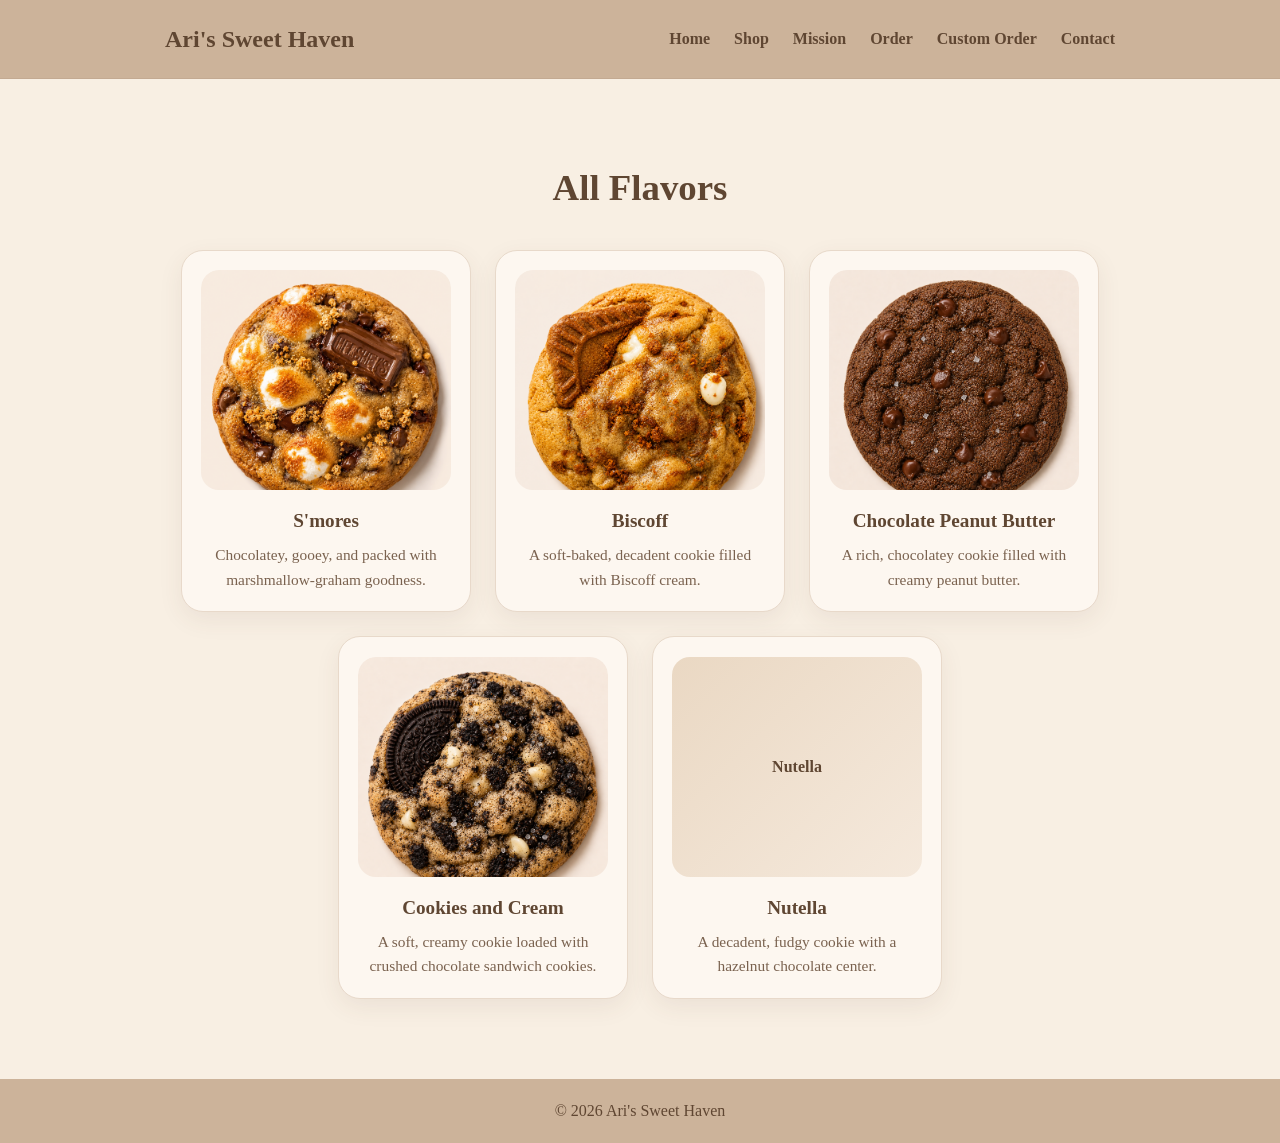
<file: shop.html>
<!DOCTYPE html>

<html lang="en">
<head>
  <meta charset="UTF-8" />
  <meta name="viewport" content="width=device-width, initial-scale=1.0"/>
  <link rel="icon" type="image/png" href="apple-touch-icon.png" />
  <title>Shop | Ari's Sweet Haven</title>
  <link rel="stylesheet" href="styles.css" />
</head>
<body>

<header class="site-header">
  <div class="container nav">
    <a href="index.html" class="logo">Ari's Sweet Haven</a>

<nav>
  <ul class="nav-links">
    <li><a href="index.html">Home</a></li>
    <li><a href="shop.html">Shop</a></li>
    <li><a href="mission.html">Mission</a></li>
    <li><a href="order.html">Order</a></li>
    <li><a href="custom-order.html">Custom Order</a></li>
    <li><a href="contact.html">Contact</a></li>
  </ul>
</nav>

  </div>
</header>

<main>
  <section class="favorites">
    <div class="container">
      <h2>All Flavors</h2>

  <div class="card-grid">
    <article class="cookie-card">
      <div class="cookie-image">
        <img src="images/smores.png" alt="S'mores cookie" />
      </div>
      <h3>S'mores</h3>
      <p>Chocolatey, gooey, and packed with marshmallow-graham goodness.</p>
    </article>

    <article class="cookie-card">
      <div class="cookie-image">
        <img src="images/biscoff.png" alt="Biscoff cookie" />
      </div>
      <h3>Biscoff</h3>
      <p>A soft-baked, decadent cookie filled with Biscoff cream.</p>
    </article>

    <article class="cookie-card">
      <div class="cookie-image">
        <img src="images/chocolate-peanut-butter.png" alt="Chocolate Peanut Butter cookie" />
      </div>
      <h3>Chocolate Peanut Butter</h3>
      <p>A rich, chocolatey cookie filled with creamy peanut butter.</p>
    </article>

    <article class="cookie-card">
      <div class="cookie-image">
        <img src="images/cookies-and-cream.png" alt="Cookies and Cream cookie" />
      </div>
      <h3>Cookies and Cream</h3>
      <p>A soft, creamy cookie loaded with crushed chocolate sandwich cookies.</p>
    </article>

    <article class="cookie-card">
      <div class="cookie-image placeholder">Nutella</div>
      <h3>Nutella</h3>
      <p>A decadent, fudgy cookie with a hazelnut chocolate center.</p>
    </article>

  </div>
  </section>
</main>

<footer class="site-footer">
  <div class="container footer-content">
    <p>© 2026 Ari's Sweet Haven</p>
  </div>
</footer>

</body>
</html>
</file>
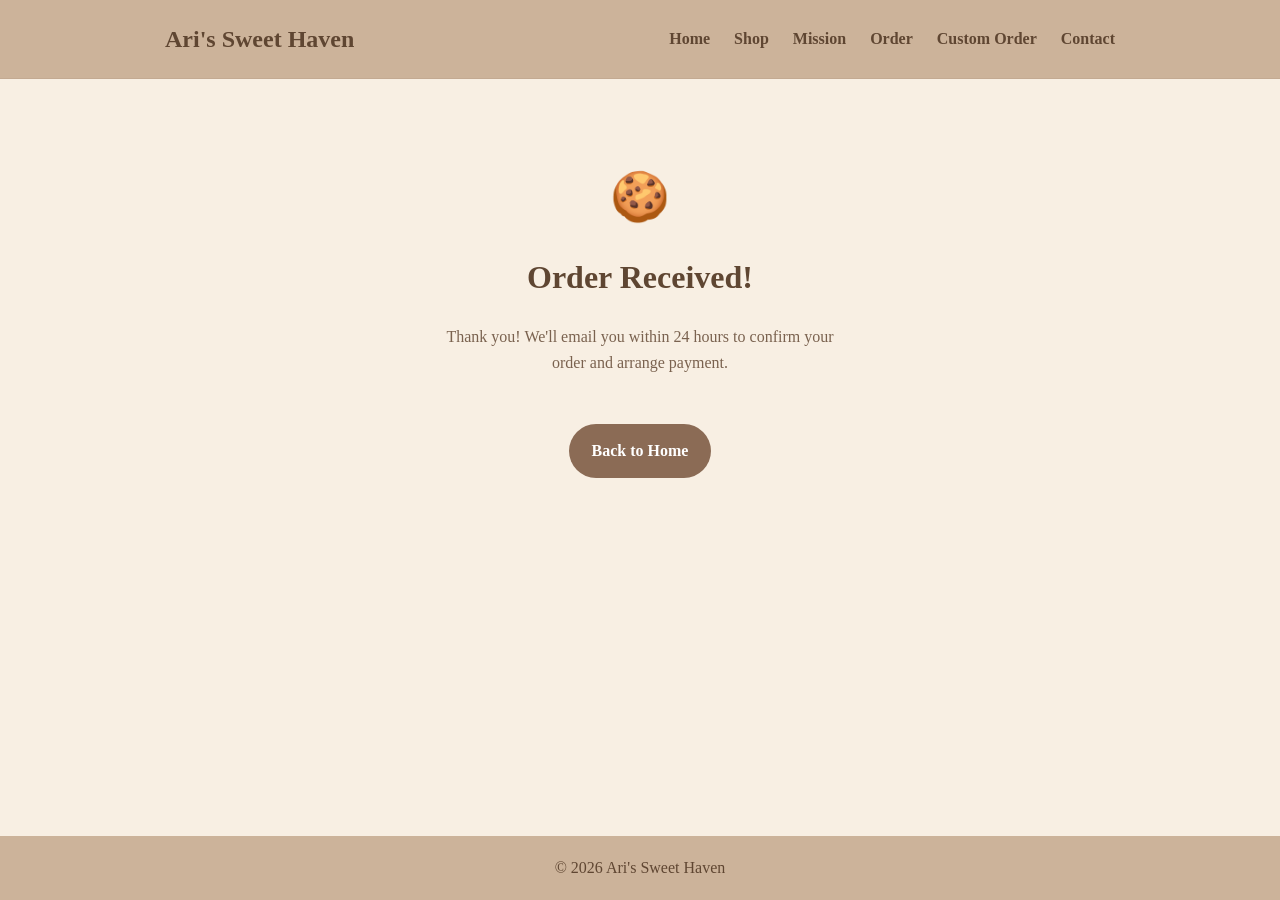
<file: success.html>
<!DOCTYPE html>
<html lang="en">
<head>
  <meta charset="UTF-8" />
  <meta name="viewport" content="width=device-width, initial-scale=1.0"/>
  <link rel="icon" type="image/png" href="apple-touch-icon.png" />
  <title>Order Received | Ari's Sweet Haven</title>
  <link rel="stylesheet" href="./styles.css?v=10" />
</head>
<body class="short-page">
<header class="site-header">
  <div class="container nav">
    <a href="index.html" class="logo">Ari's Sweet Haven</a>
    <nav>
      <ul class="nav-links">
        <li><a href="index.html">Home</a></li>
        <li><a href="shop.html">Shop</a></li>
        <li><a href="mission.html">Mission</a></li>
        <li><a href="order.html">Order</a></li>
        <li><a href="custom-order.html">Custom Order</a></li>
        <li><a href="contact.html">Contact</a></li>
      </ul>
    </nav>
  </div>
</header>
<main>
  <div style="text-align:center; padding: 5rem 1rem;">
    <div style="font-size:3rem;">🍪</div>
    <h1 style="margin-top:1rem;">Order Received!</h1>
    <p style="color:var(--text-soft); margin-top:1rem; max-width:400px; margin-left:auto; margin-right:auto;">
      Thank you! We'll email you within 24 hours to confirm your order and arrange payment.
    </p>
    <a href="index.html" class="btn" style="margin-top:2rem; display:inline-block;">Back to Home</a>
  </div>
</main>
<footer class="site-footer">
  <div class="container footer-content">
    <p>© 2026 Ari's Sweet Haven</p>
  </div>
</footer>
</body>
</html>
</file>
<file: styles.css>
:root {
  --bg: #f8efe3;
  --bg-soft: #fdf7f0;
  --header: #ccb39a;
  --text: #5f4632;
  --text-soft: #7a624f;
  --button: #8b6b55;
  --button-hover: #755742;
  --white: #ffffff;
  --border: #e8d9ca;
  --shadow: 0 8px 24px rgba(95, 70, 50, 0.08);
}

* {
  box-sizing: border-box;
}

html {
  height: 100%;
  scroll-behavior: smooth;
}

body {
  min-height: 100vh;
  margin: 0;
  font-family: Georgia, "Times New Roman", serif;
  background-color: var(--bg);
  color: var(--text);
  line-height: 1.6;
}

body.short-page {
  min-height: 100vh;
  display: flex;
  flex-direction: column;
}

body.short-page main {
  flex: 1;
}

body.short-page .site-footer {
  margin-top: auto;
}

img {
  max-width: 100%;
  display: block;
}

a {
  color: inherit;
  text-decoration: none;
}

.container {
  width: min(950px, 92%);
  margin: 0 auto;
}

.site-header {
  background: var(--header);
  position: sticky;
  top: 0;
  z-index: 100;
  border-bottom: 1px solid rgba(95, 70, 50, 0.08);
}

.nav {
  display: flex;
  justify-content: space-between;
  align-items: center;
  min-height: 78px;
  gap: 2rem;
}

.logo {
  font-size: 1.5rem;
  font-weight: 700;
  color: var(--text);
}

.nav-links {
  display: flex;
  list-style: none;
  gap: 1.5rem;
  margin: 0;
  padding: 0;
}

.nav-links a {
  color: var(--text);
  font-weight: 600;
}

.nav-links a:hover {
  color: var(--white);
}

.hero {
  padding: 6rem 0 5rem;
  background: linear-gradient(to bottom, #f6ebde, #f8efe3);
  text-align: center;
}

.eyebrow,
.section-label {
  text-transform: uppercase;
  letter-spacing: 0.12em;
  font-size: 0.78rem;
  color: var(--text-soft);
  margin-bottom: 0.75rem;
}

.hero h1 {
  font-size: clamp(2.8rem, 7vw, 5rem);
  line-height: 1;
  margin: 0 0 1rem;
  text-transform: lowercase;
}

.hero-text {
  max-width: 700px;
  margin: 0 auto 2rem;
  font-size: 1.05rem;
  color: var(--text-soft);
}

.hero-buttons {
  display: flex;
  justify-content: center;
  gap: 1rem;
  flex-wrap: wrap;
}

.btn {
  display: inline-block;
  background: var(--button);
  color: var(--white);
  padding: 0.9rem 1.4rem;
  border-radius: 999px;
  font-weight: 600;
  transition: 0.2s ease;
}

.btn:hover {
  background: var(--button-hover);
}

.btn-outline {
  background: transparent;
  color: var(--text);
  border: 1px solid var(--text);
}

.btn-outline:hover {
  background: var(--text);
  color: var(--white);
}

.favorites,
.about,
.contact {
  padding: 5rem 0;
}

.favorites h2,
.about h2,
.contact h2 {
  text-align: center;
  font-size: 2.3rem;
  margin-top: 0;
  margin-bottom: 2rem;
}

/* Flavor card layout */
.card-grid {
  display: flex;
  flex-wrap: wrap;
  justify-content: center;
  gap: 1.5rem;
}

.cookie-card {
  width: 290px;
  background: var(--bg-soft);
  border: 1px solid var(--border);
  border-radius: 22px;
  padding: 1.2rem;
  box-shadow: var(--shadow);
  text-align: center;
}

.cookie-image {
  width: 100%;
  height: 220px;
  border-radius: 18px;
  margin-bottom: 1rem;
  display: grid;
  place-items: center;
  overflow: hidden;
  font-weight: 700;
  color: var(--text);
}

.cookie-image img {
  width: 100%;
  height: 100%;
  object-fit: cover;
  border-radius: 18px;
}

.placeholder {
  background: linear-gradient(135deg, #ead8c3, #f5e9dc);
}

.cookie-card h3 {
  margin: 0.4rem 0;
  font-size: 1.2rem;
}

.cookie-card p {
  margin: 0;
  color: var(--text-soft);
  font-size: 0.96rem;
}

.about-box,
.contact-box {
  background: var(--bg-soft);
  border: 1px solid var(--border);
  border-radius: 24px;
  box-shadow: var(--shadow);
  padding: 2.5rem;
  max-width: 900px;
  margin: 0 auto;
}

.about-box h2,
.contact-box h2 {
  text-align: left;
  margin-bottom: 1rem;
}

.contact-box a[href^="mailto:"] {
  font-weight: 700;
}

.site-footer {
  background: var(--header);
  padding: 1.2rem 0;
  text-align: center;
}

.footer-content p {
  margin: 0;
  color: var(--text);
}

.order-section {
  background-color: #f8f1e7;
  padding: 60px 20px;
}

.order-container {
  max-width: 1200px;
  margin: 0 auto;
}

.order-section h2 {
  text-align: center;
  font-size: 2.2rem;
  color: #7a5c4b;
  margin-bottom: 10px;
}

.order-intro {
  text-align: center;
  max-width: 700px;
  margin: 0 auto 40px;
  color: #6d5a4d;
  line-height: 1.6;
}

.shop-grid {
  display: grid;
  grid-template-columns: 1.2fr 1fr;
  gap: 30px;
}

.products {
  display: grid;
  grid-template-columns: repeat(auto-fit, minmax(220px, 1fr));
  gap: 20px;
}

.product-card,
.cart-box,
.order-form {
  background: #fffaf5;
  border: 1px solid #e7d8c8;
  border-radius: 18px;
  padding: 20px;
  box-shadow: 0 6px 18px rgba(0, 0, 0, 0.05);
}

.product-card h3,
.cart-box h3,
.order-form h3 {
  color: #7a5c4b;
  margin-bottom: 10px;
}

.product-card p,
.cart-box p,
.order-form label,
.payment-info p {
  color: #5f4a3d;
}

.price {
  font-weight: bold;
  margin: 12px 0;
}

.product-card button,
.checkout-btn,
.submit-order-btn {
  background-color: #b69072;
  color: white;
  border: none;
  border-radius: 999px;
  padding: 12px 18px;
  cursor: pointer;
  font-size: 0.95rem;
  transition: 0.2s ease;
}

.product-card button:hover,
.checkout-btn:hover,
.submit-order-btn:hover {
  opacity: 0.9;
}

.cart-form-wrap {
  display: flex;
  flex-direction: column;
  gap: 20px;
}

.order-form {
  display: flex;
  flex-direction: column;
  gap: 10px;
}

.order-form input,
.order-form textarea,
.order-form select {
  padding: 12px;
  border: 1px solid #d9c7b6;
  border-radius: 10px;
  font-size: 1rem;
  background: white;
}

.cart-summary {
  margin-top: 20px;
  padding-top: 15px;
  border-top: 1px solid #e7d8c8;
}

.payment-info {
  background: #f3e7db;
  border-radius: 12px;
  padding: 14px;
  margin: 10px 0;
}

.hidden {
  display: none;
}

.order-message {
  margin-top: 10px;
  padding: 14px;
  border-radius: 12px;
  background: #efe2d4;
  color: #6a4f3f;
  display: none;
}

.cart-item {
  display: flex;
  justify-content: space-between;
  align-items: center;
  margin-bottom: 10px;
  gap: 10px;
}

.cart-item button {
  background: #d7b8a0;
  color: white;
  border: none;
  border-radius: 8px;
  padding: 6px 10px;
  cursor: pointer;
}

@media (max-width: 900px) {
  .cookie-card {
    width: calc((100% - 1.5rem) / 2);
  }

  .shop-grid {
    grid-template-columns: 1fr;
  }
}

@media (max-width: 700px) {
  .nav {
    flex-direction: column;
    justify-content: center;
    padding: 1rem 0;
  }

  .nav-links {
    flex-wrap: wrap;
    justify-content: center;
    gap: 0.9rem 1.2rem;
  }

  .cookie-card {
    width: 100%;
  }

  .hero {
    padding-top: 4.5rem;
  }
}
</file>
